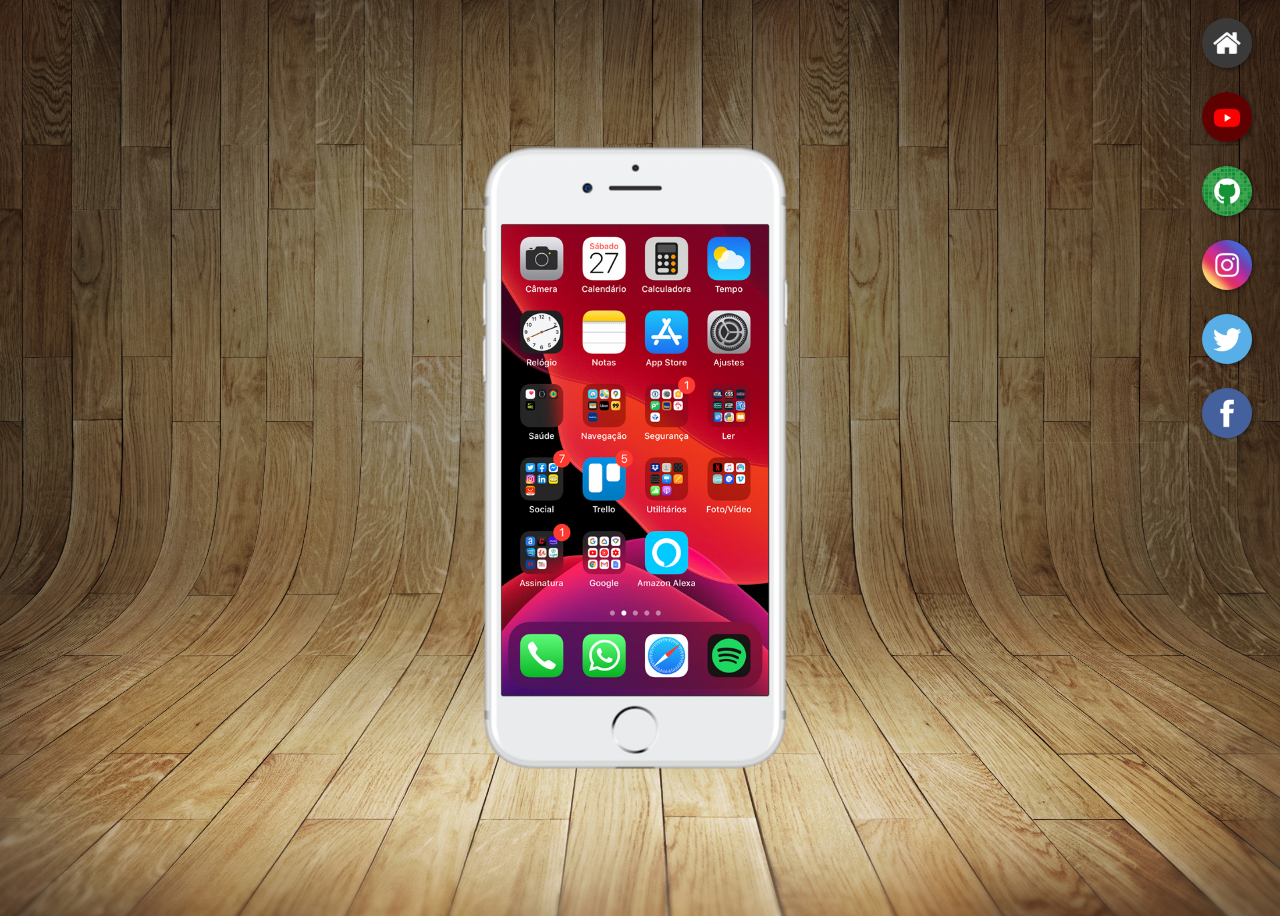
<file: index.html>
<!DOCTYPE html>
<html lang="pt-br">
<head>
    <meta charset="UTF-8">
    <meta http-equiv="X-UA-Compatible" content="IE=edge">
    <meta name="viewport" content="width=device-width, initial-scale=1.0">
    <title>Projeto Redes Sociais</title>
    <link rel="stylesheet" href="estilos/style.css">
    <link rel="shortcut icon" href="imagens/favicon.ico" type="image/x-icon">
</head>
<body>
    <main>
        <section id="telefone">
            <iframe src="home.html" name="tela" id="tela" frameborder="0"></iframe>
            

        </section>

        <section id="redes-sociais">
            <a href="home.html" target="tela"> <img src="imagens/logo-home.jpg" alt="Home"></a><br>
            <a href="youtube.html" target="tela"><img src="imagens/logo-youtube.jpg" alt="YouTube"></a><br>
            <a href="github.html" target="tela"><img src="imagens/logo-github.jpg" alt="GitHub"></a><br>
            <a href="instangram.html" target="tela"><img src="imagens/logo-instagram.jpg" alt="Instagran"></a><br>
            <a href="#" target="tela"><img src="imagens/logo-twitter.jpg" alt="Twitter"></a><br>
            <a href="#" target="tela"><img src="imagens/logo-facebook.jpg" alt="Facebook"></a>     
        </section>
        



    </main>
    

    
</body>
</html>
</file>
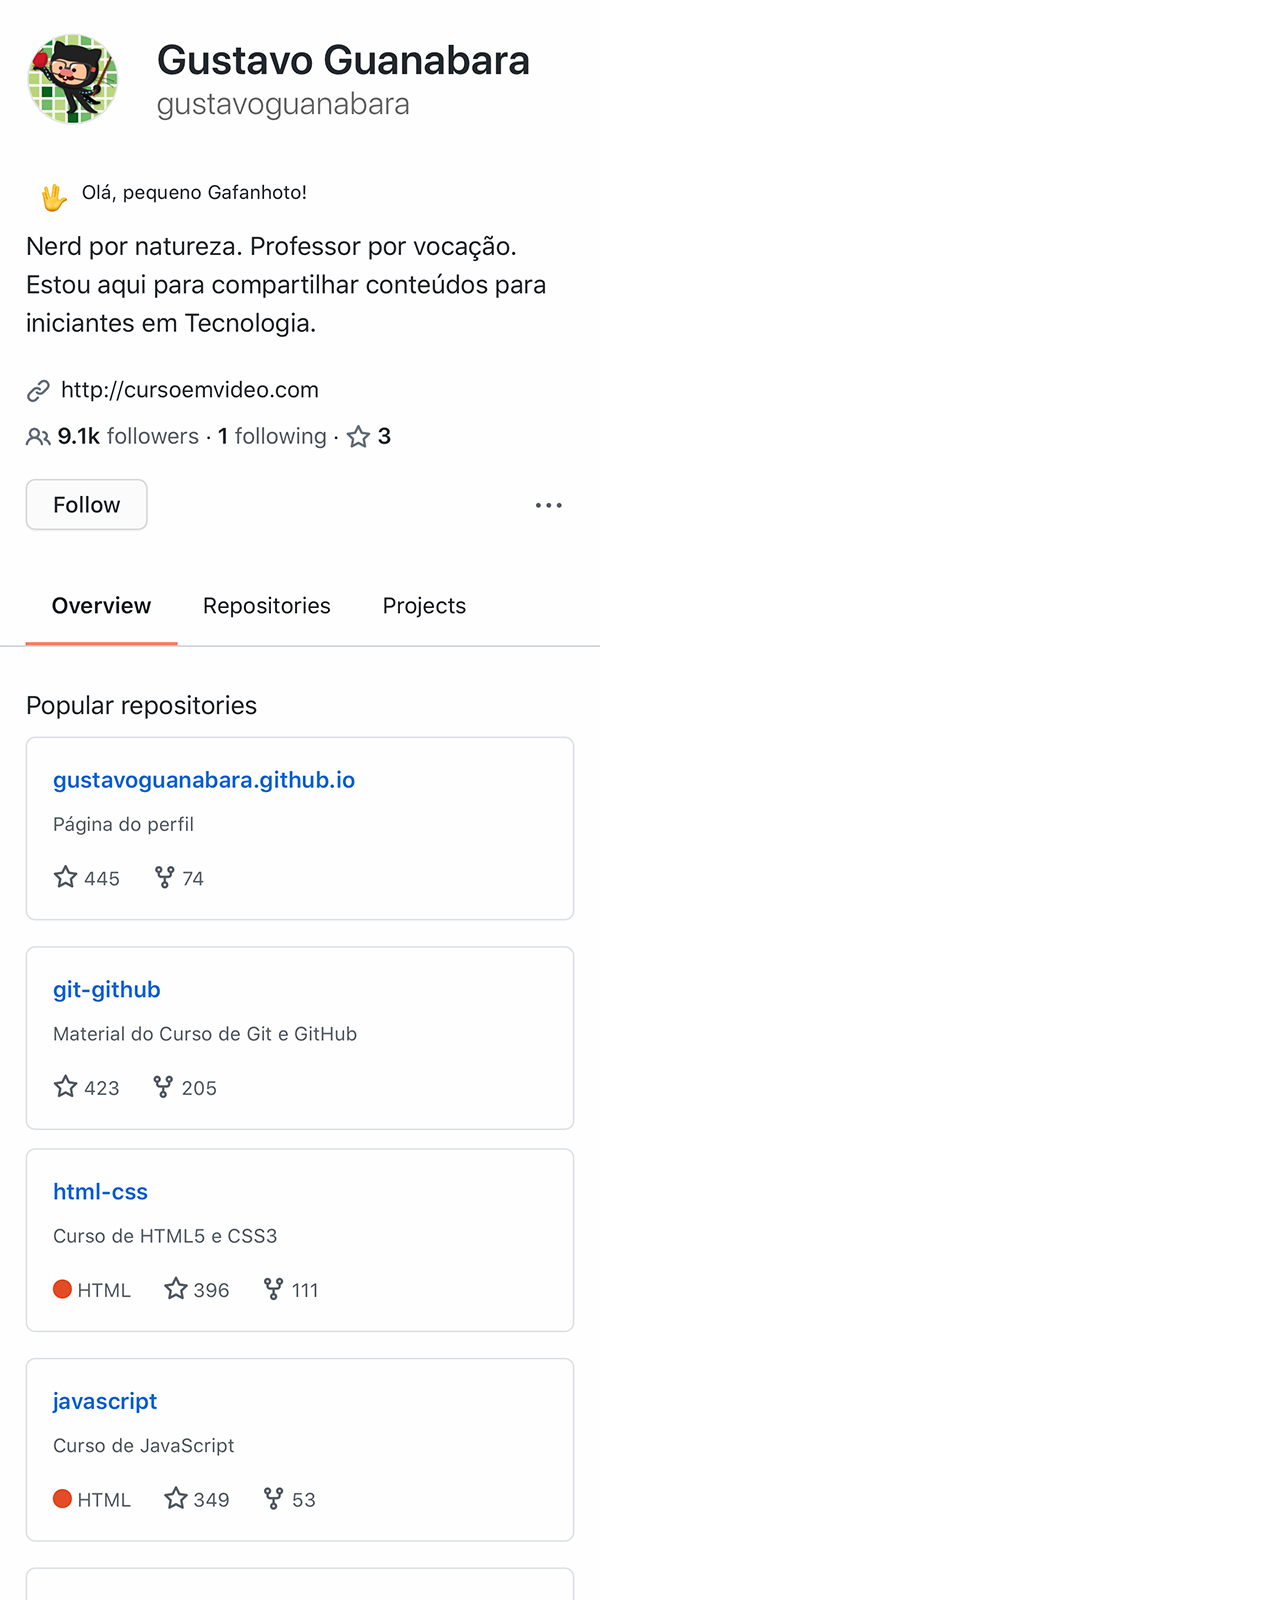
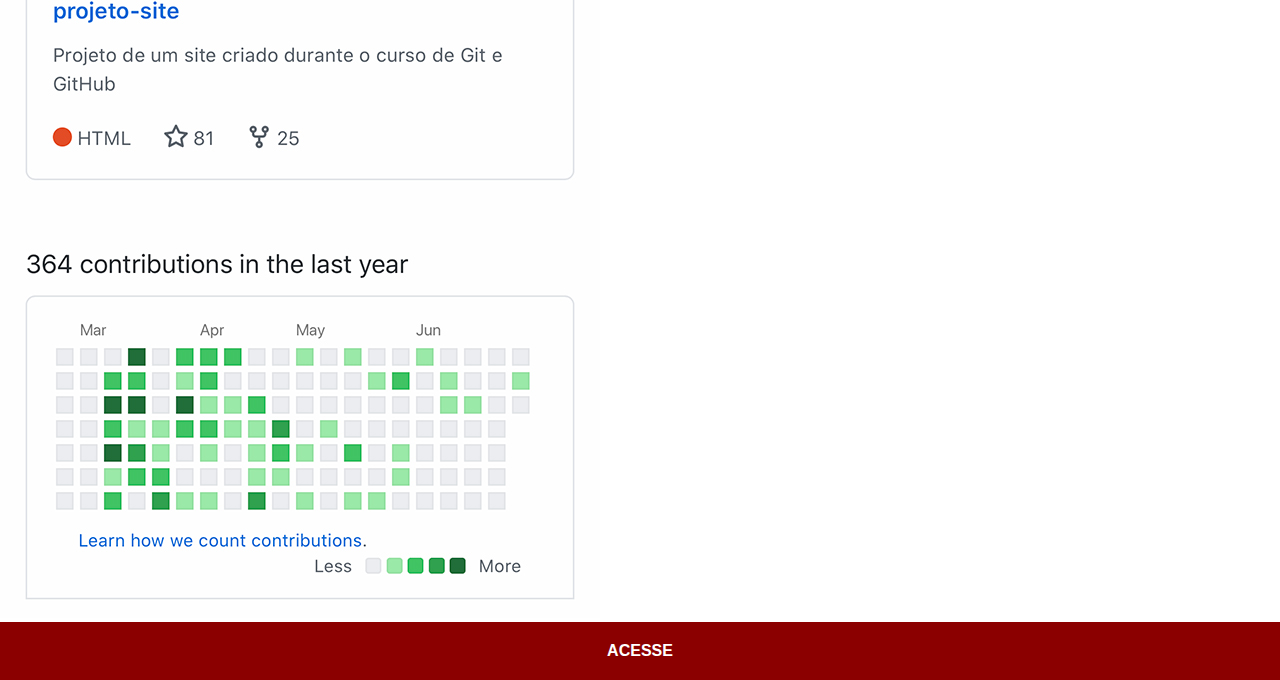
<file: github.html>
<!DOCTYPE html>
<html lang="pt-br">
<head>
    <meta charset="UTF-8">
    <meta http-equiv="X-UA-Compatible" content="IE=edge">
    <meta name="viewport" content="width=device-width, initial-scale=1.0">
    <title>GitHUb</title>
    <link rel="stylesheet" href="estilos/social.css">
</head>
<body>
    <img src="imagens/tela-github.jpg" alt="GitHub">
    <a href="https://github.com/gustavoguanabara" target="_blank">ACESSE</a>
</body>
</html>
</file>
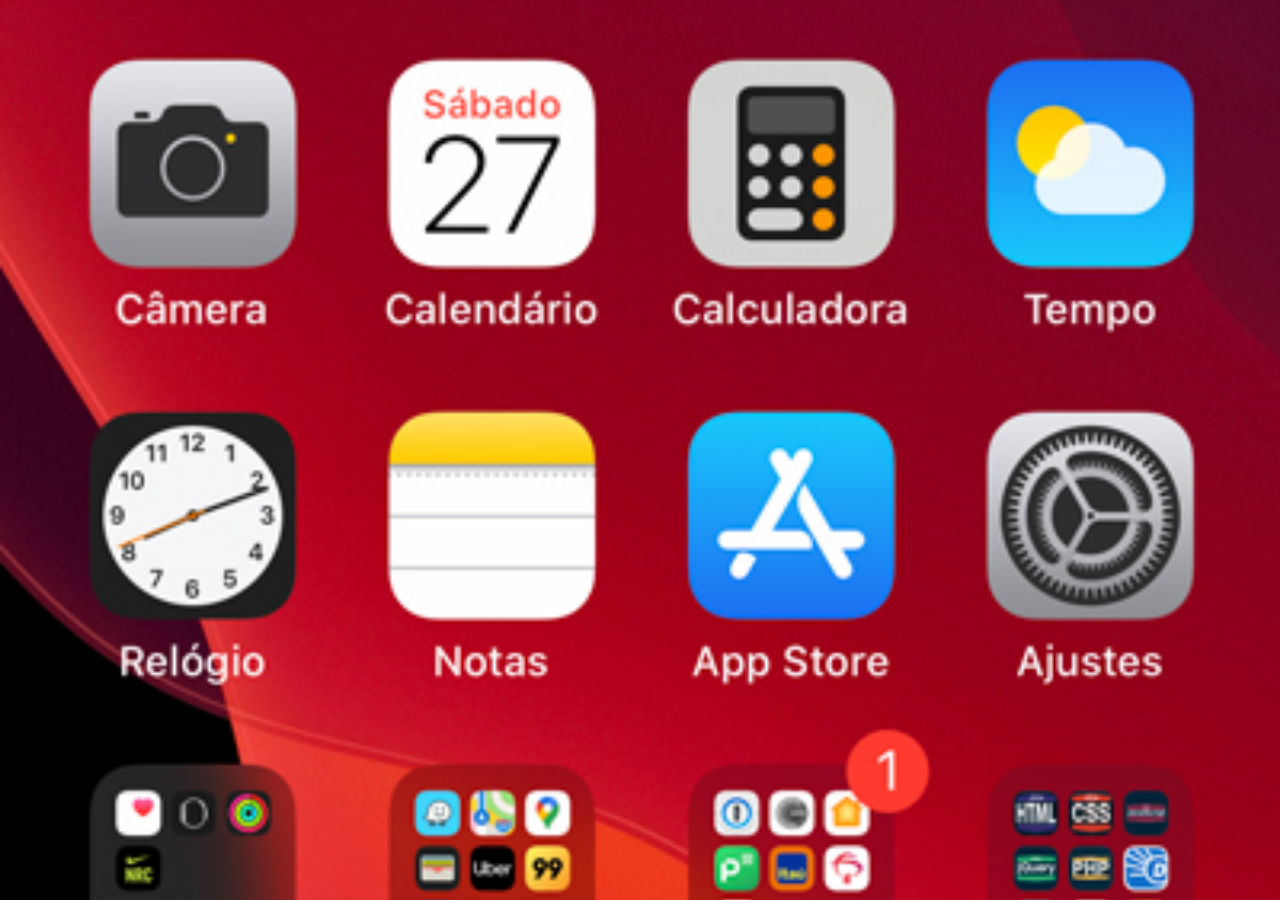
<file: home.html>
<!DOCTYPE html>
<html lang="pt-br">
<head>
    <meta charset="UTF-8">
    <meta http-equiv="X-UA-Compatible" content="IE=edge">
    <meta name="viewport" content="width=device-width, initial-scale=1.0">
    <title>Home</title>
    <style>
        * {
            margin: 0px;
            padding: 0px;    
        }

        body{
            width: 100vw;
            height: 100vh;
            background: black url('imagens/tela-home.jpg') no-repeat top center;
            background-size: cover;
        }

    </style>
</head>
<body>
    



    
</body>
</html>
</file>
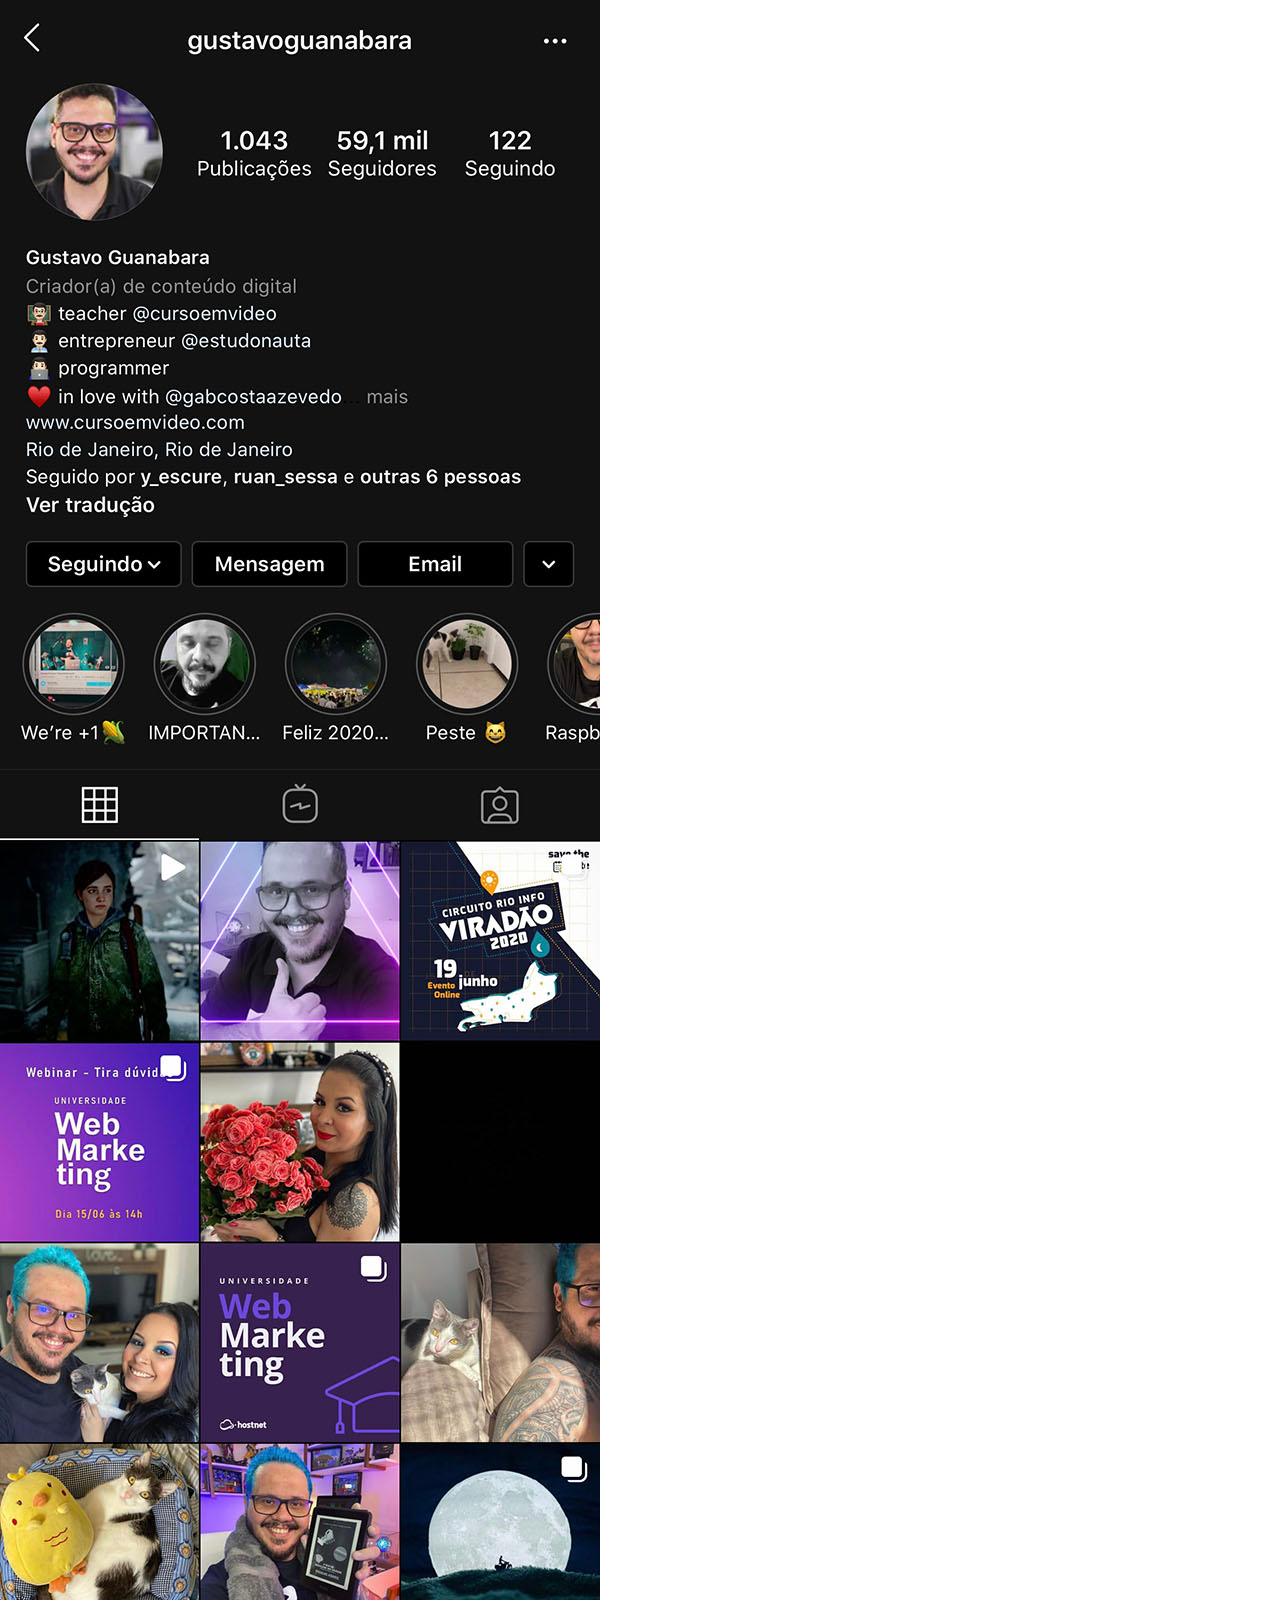
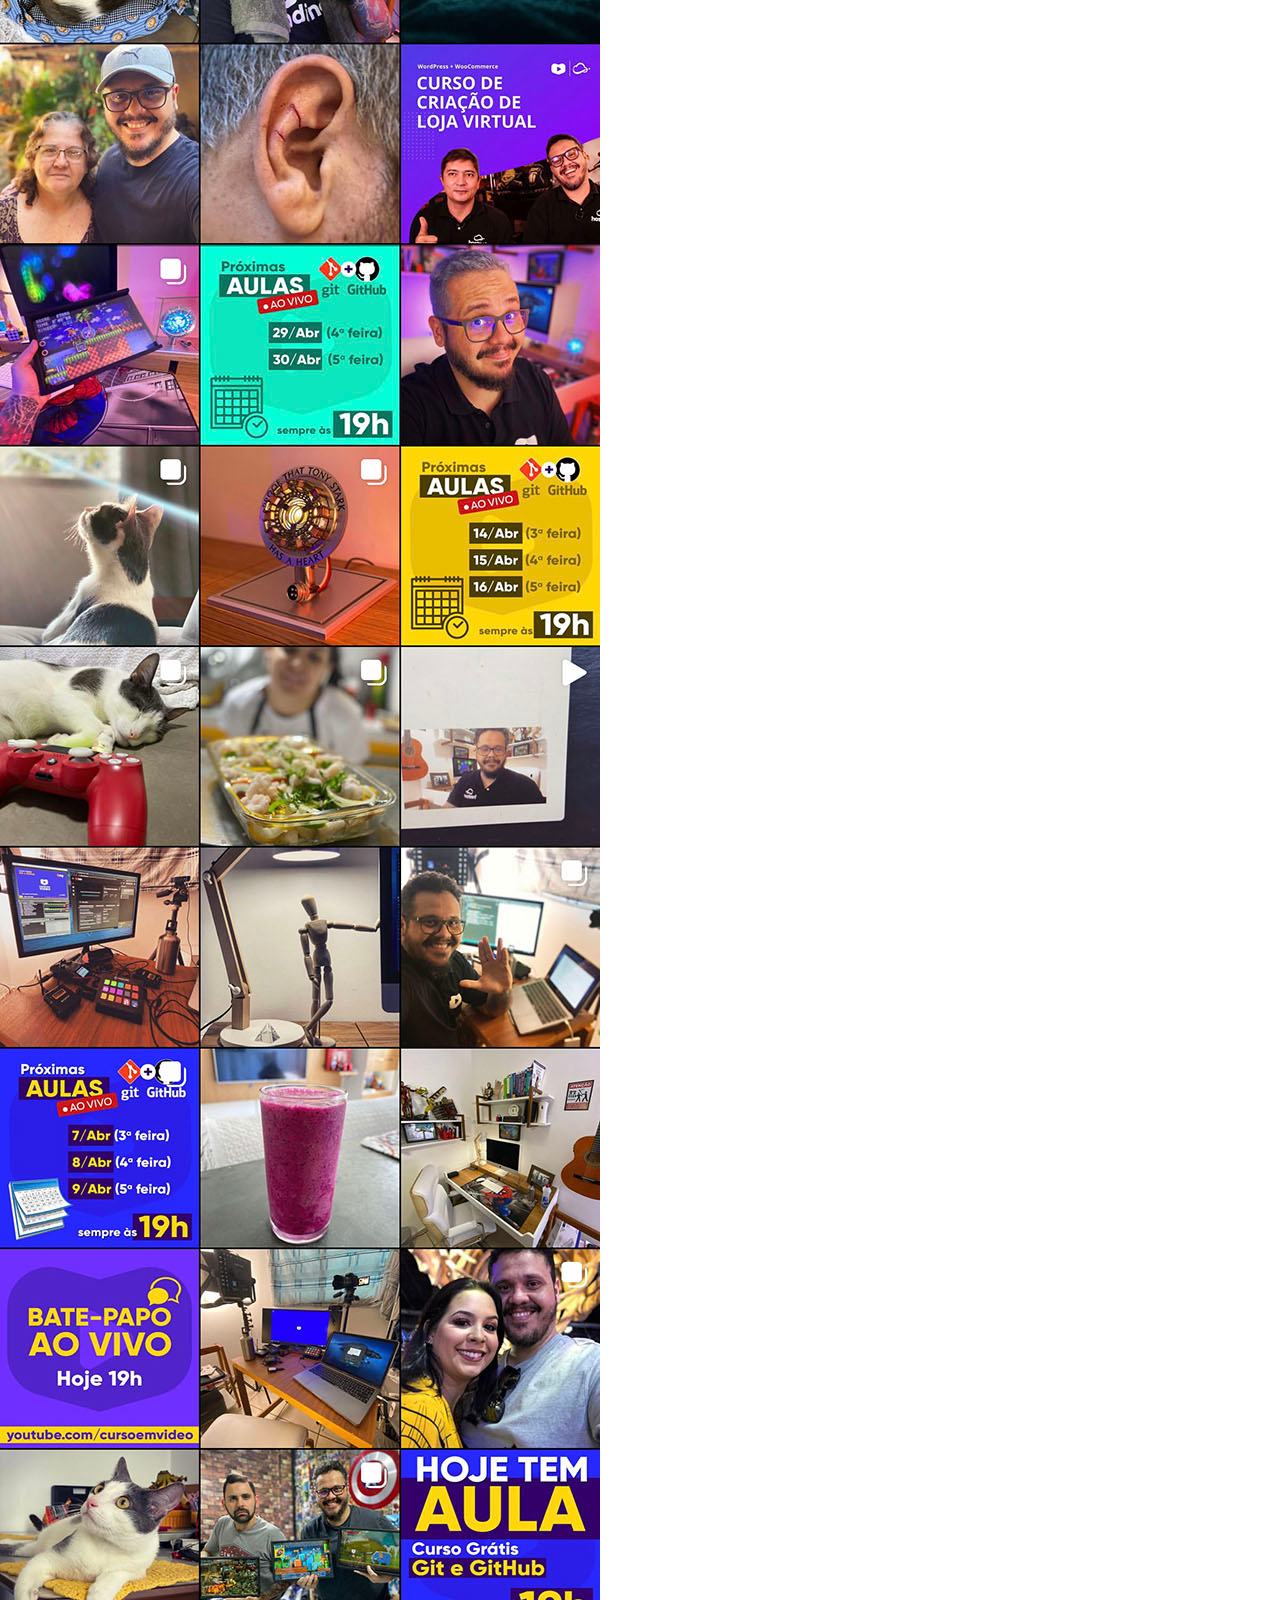
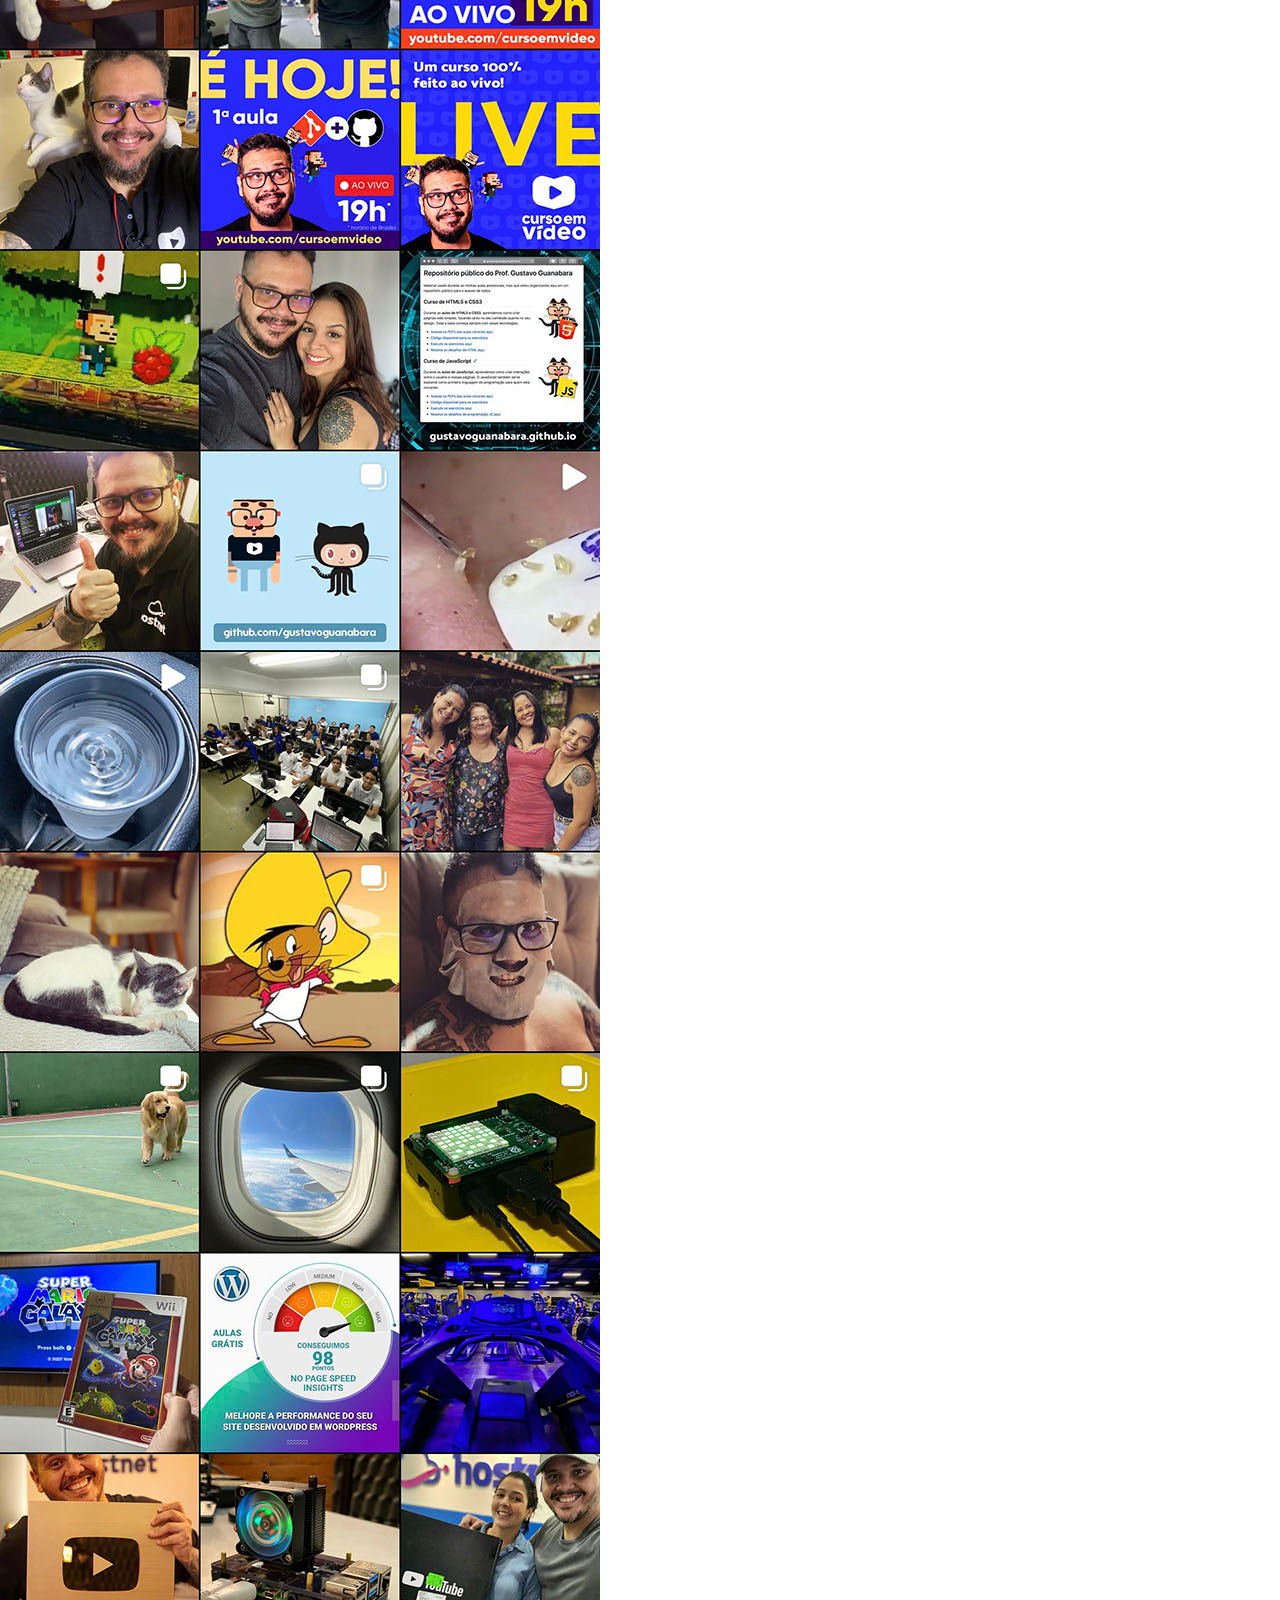
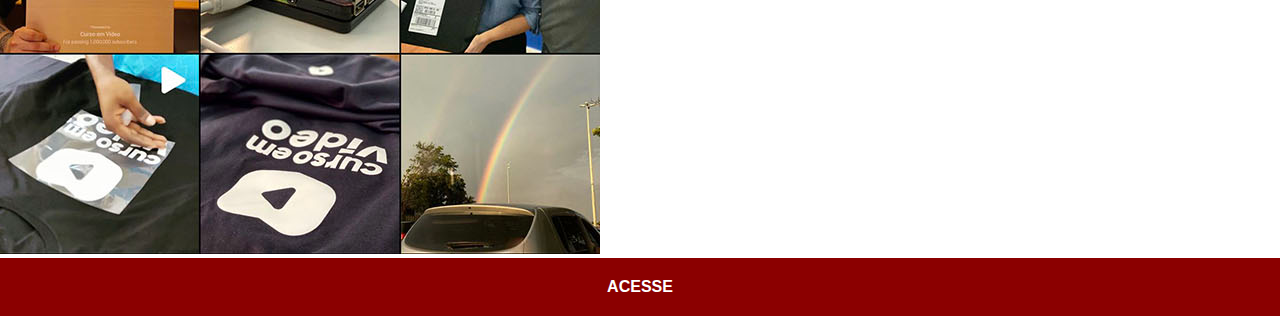
<file: instangram.html>
<!DOCTYPE html>
<html lang="pt-br">
<head>
    <meta charset="UTF-8">
    <meta http-equiv="X-UA-Compatible" content="IE=edge">
    <meta name="viewport" content="width=device-width, initial-scale=1.0">
    <title>Instangram</title>
    <link rel="stylesheet" href="estilos/social.css">
</head>
<body>
    <img src="imagens/tela-instagram.jpg" alt="Instangram">
    <a href="https://www.instagram.com/gustavoguanabara/" target="_blank">ACESSE</a>
    
</body>
</html>
</file>
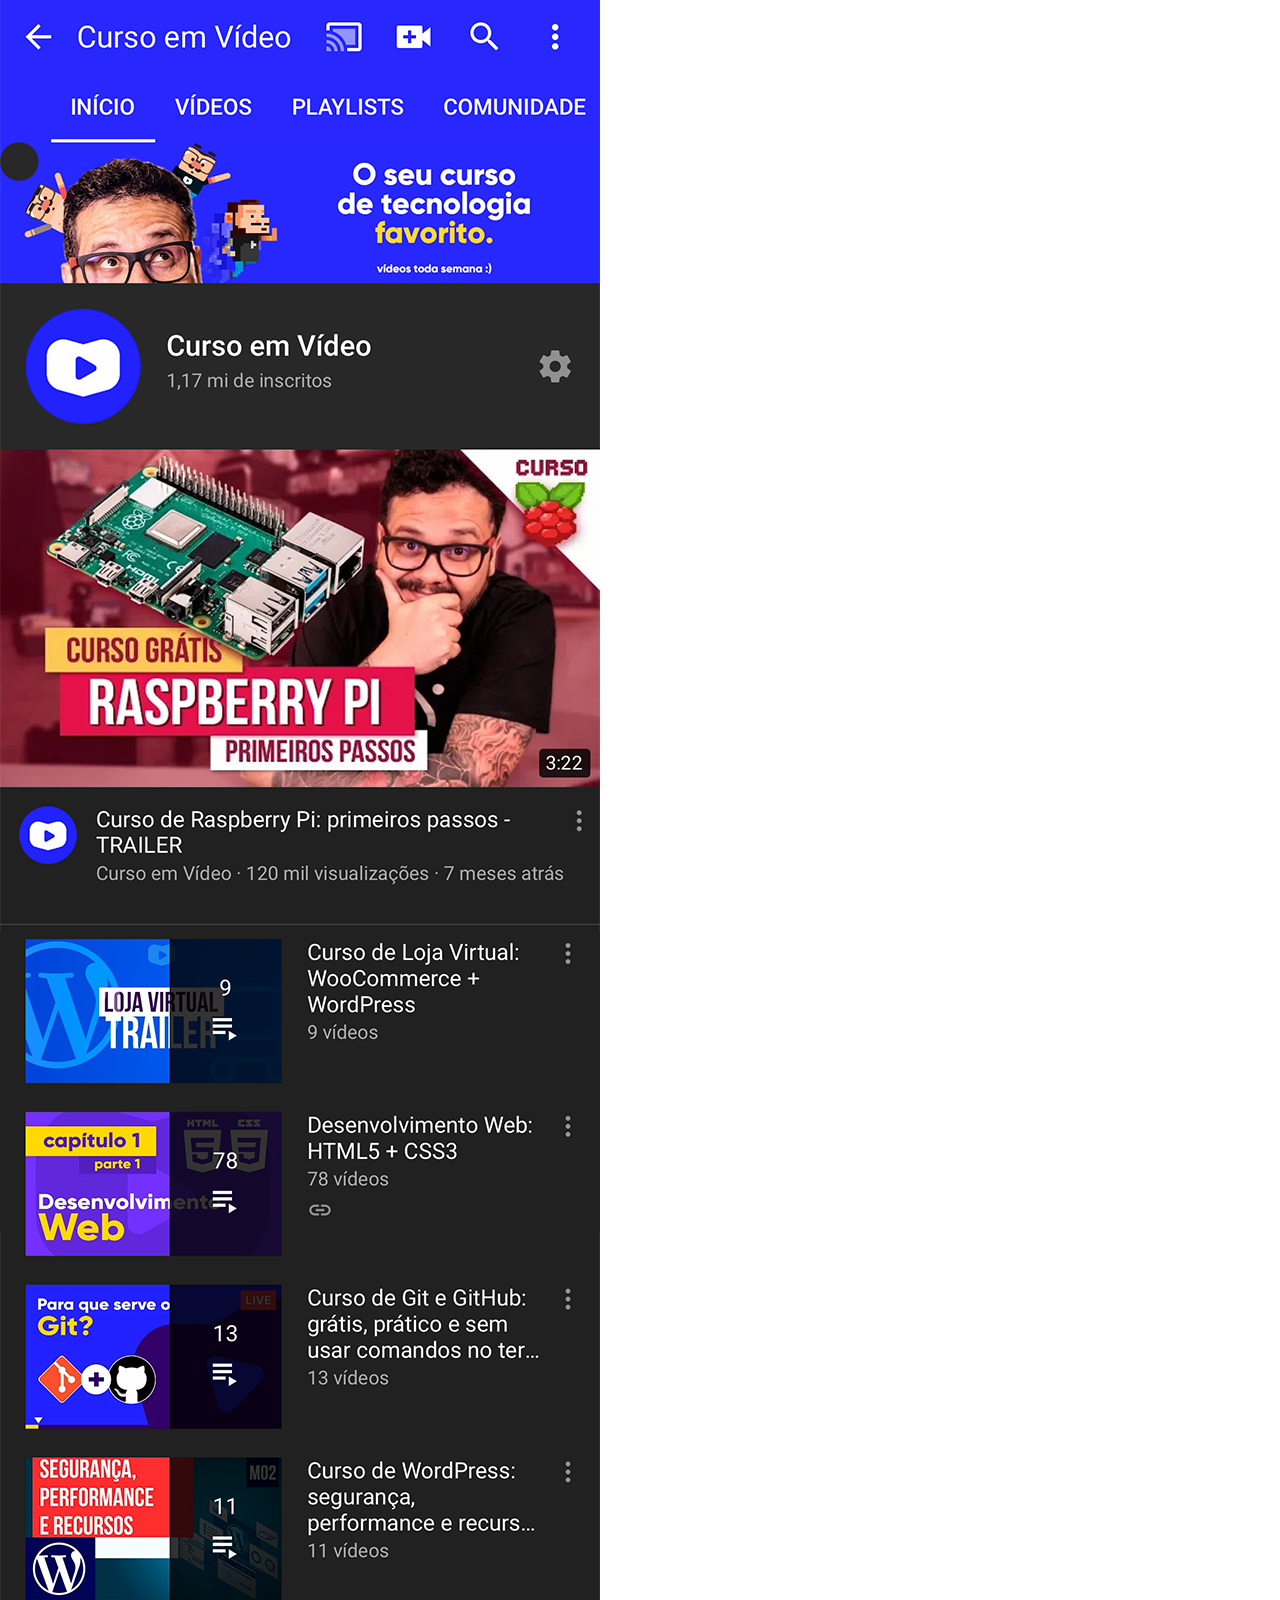
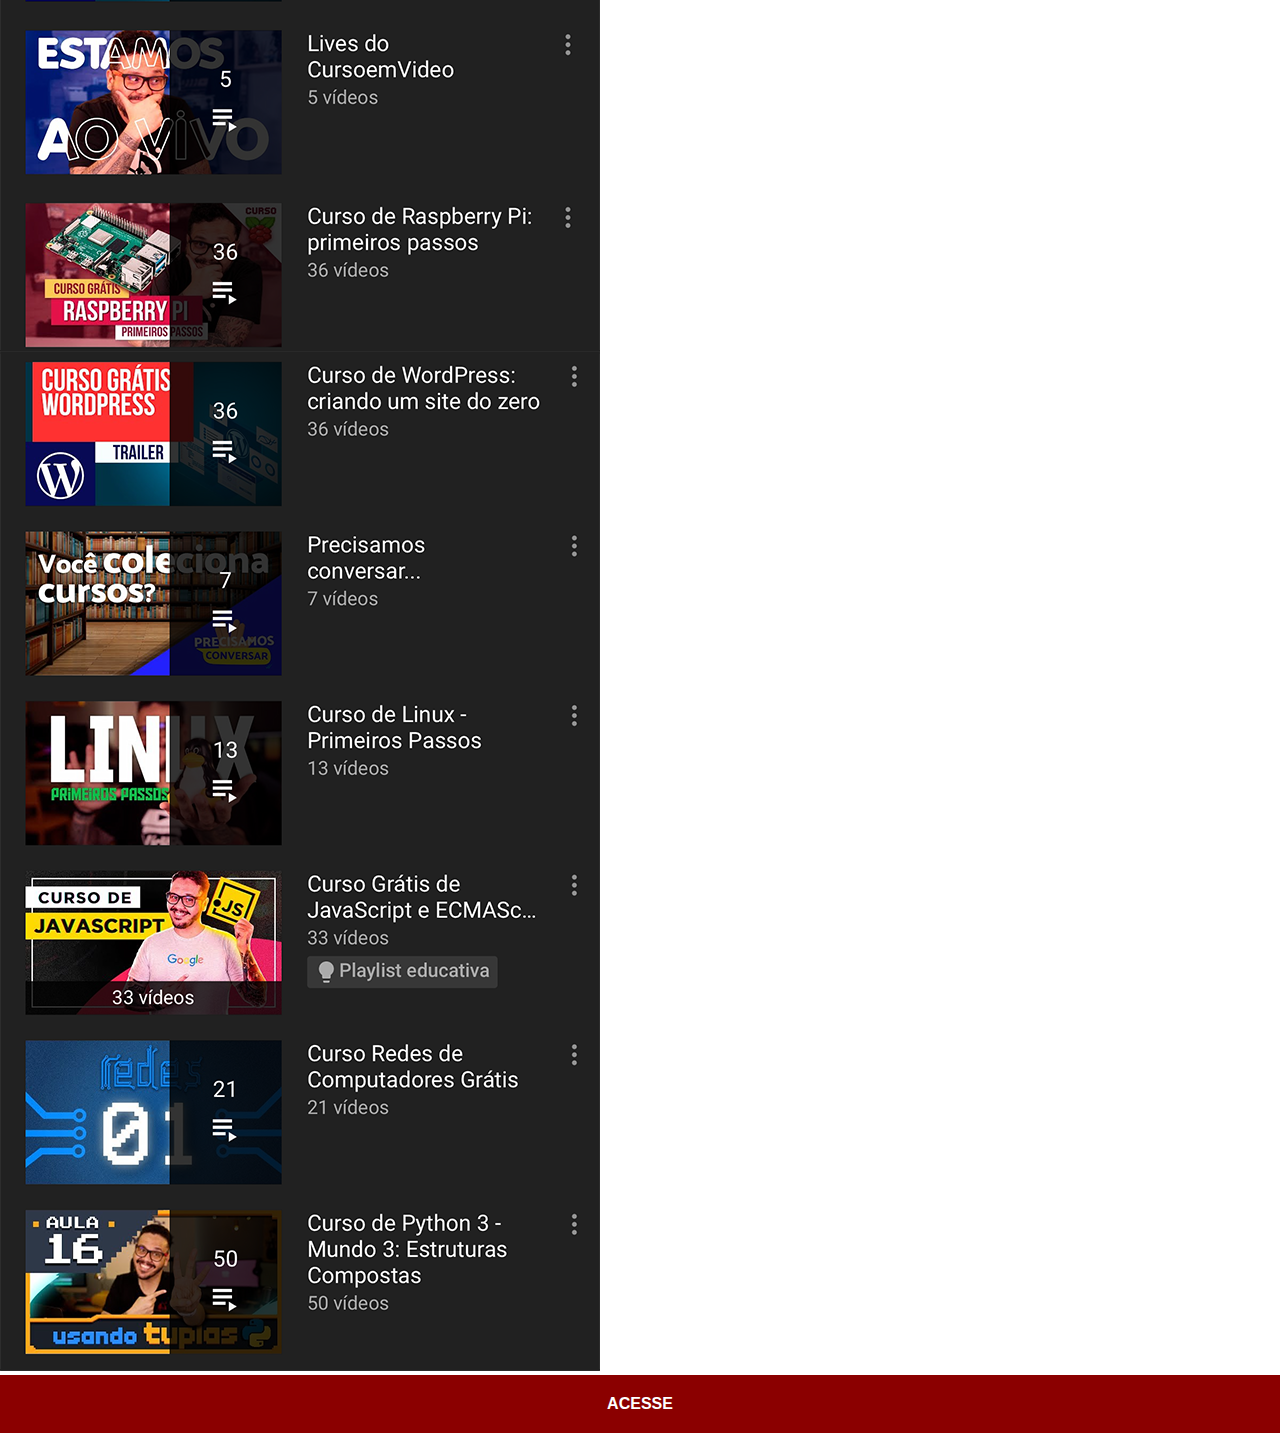
<file: youtube.html>
<!DOCTYPE html>
<html lang="pt-br">
<head>
    <meta charset="UTF-8">
    <meta http-equiv="X-UA-Compatible" content="IE=edge">
    <meta name="viewport" content="width=device-width, initial-scale=1.0">
    <title>YouTube</title>
    <link rel="stylesheet" href="estilos/social.css">
</head>
<body>
    <img src="imagens/tela-youtube.png" alt="YouTube">
    <a href="https://www.youtube.com/@CursoemVideo/playlists" target="_blank">ACESSE</a>
</body>
</html>
</file>
<file: estilos/style.css>
@charset "UTF-8"

*{
    margin:0px;
    padding: 0px;
    font-family: Arial, Helvetica, sans-serif;

}

body{
    background-image: url(imagens/fundo-madeira.jpg);
}

 body {
    
    height:100vh; /*Altura total do navegador*/
    width: 98vw; /*Largura total do navegador*/
    background-color: black;
}

body{
    background: url('../imagens/fundo-madeira.jpg') no-repeat top center;
    background-size: cover;
    background-attachment: fixed;
 
}

main{
height: 100vh;
position: relative;
}

section#telefone {
    position:absolute;
    top:50%;
    left: 50%;
    transform: translate(-50%, -50%);
    height: 627px;
    width: 311px;
    background: url('../imagens/frame-iphone.png' ) no-repeat;

}

iframe#tela{
    position:relative;
    top: 80px;
    left: 22px;
    width: 267px;
    height: 471px;
}

section#redes-sociais{
    text-align: right;
}


section#redes-sociais img{
    width: 50px;
    height: 50px;
    margin: 10px;
    border-radius: 50%;
    box-shadow: 2px 2px 5px rgba(0, 0, 0, 0.425);
    box-sizing: border-box;

}

section#redes-sociais img:hover{
    border: 2px solid rgba(255, 255, 255, 0.664); 
    transform: translate(-3px, -3px);
    box-shadow: 5px 5px 10px rgba(0, 0, 0, 0.603);
    transition: transform 0.5s, border 0.7s;
}
</file>
<file: estilos/social.css>
@charset "UTF-8";

*{
    margin: 0px;
    padding: 0px;
    font-family: Arial, Helvetica, sans-serif;
}

::-webkit-scrollbar{
    width: 0px;
    height: 0px;
}

img{

}

a{
    display: block;
    background-color: darkred;
    color: white;
    padding: 20px;
    text-align: center;
    font-weight: bolder;
    text-decoration: none;

}

a:hover{
    background-color: re;
}
</file>
